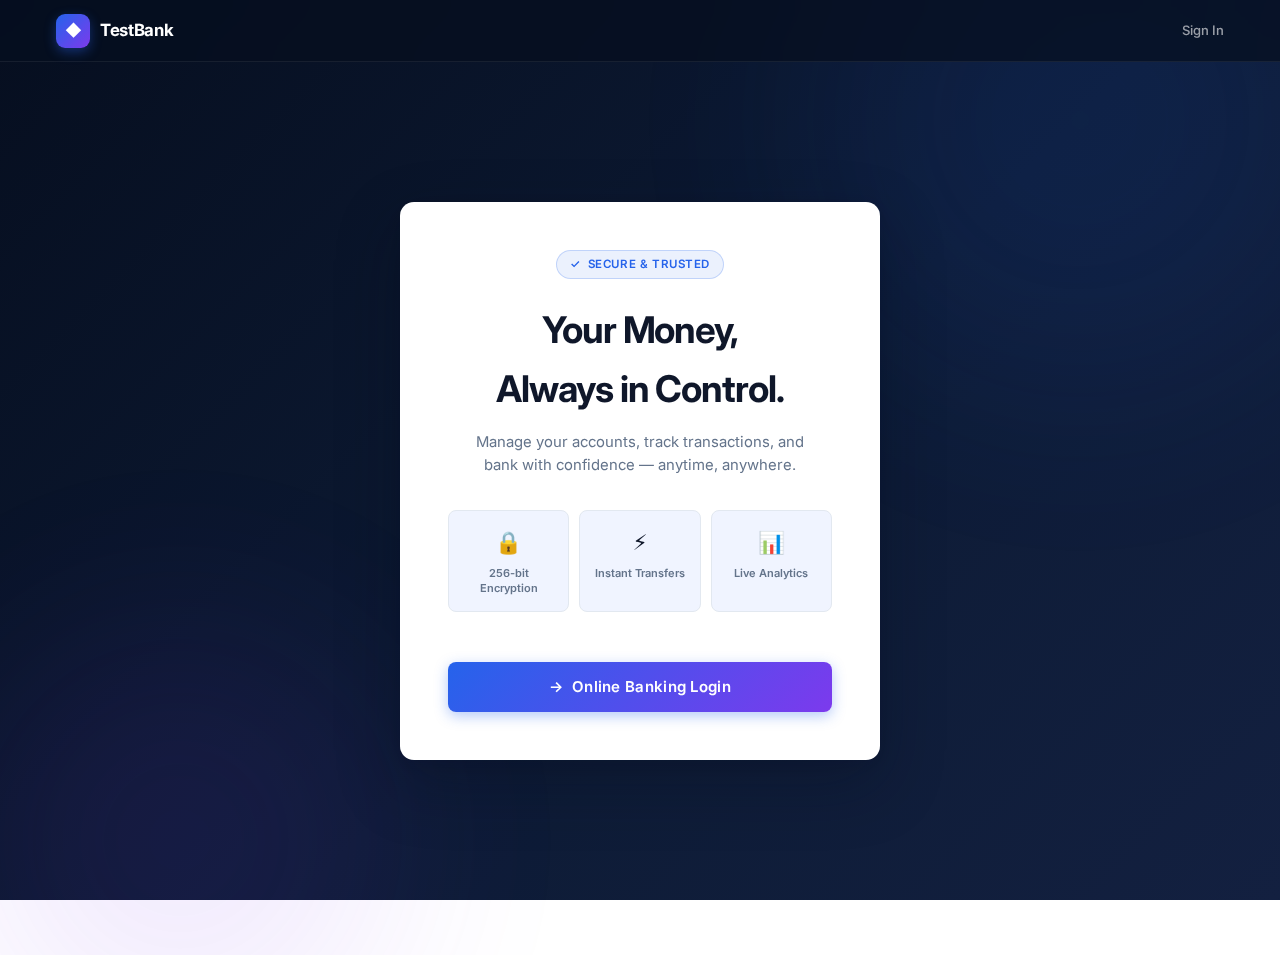
<file: index.html>
<!doctype html>
<html lang="en">
<head>
  <meta charset="utf-8">
  <meta name="viewport" content="width=device-width,initial-scale=1">
  <title>TestBank &mdash; Secure Online Banking</title>
  <link rel="stylesheet" href="styles.css">
</head>
<body>
  <header class="site-header">
    <a class="logo" href="index.html">
      <span class="logo-icon">&#9670;</span>
      TestBank
    </a>
    <nav class="nav-right">
      <a class="nav-link" href="login.html">Sign In</a>
    </nav>
  </header>

  <div class="page-wrapper">
    <main class="container">
      <div class="hero">
        <span class="hero-badge">&#10003;&nbsp; Secure &amp; Trusted</span>
        <h1>Your Money,<br>Always in Control.</h1>
        <p>Manage your accounts, track transactions, and bank with confidence — anytime, anywhere.</p>
      </div>

      <div class="features">
        <div class="feature-item">
          <div class="fi-icon">&#128274;</div>
          <p>256-bit Encryption</p>
        </div>
        <div class="feature-item">
          <div class="fi-icon">&#9889;</div>
          <p>Instant Transfers</p>
        </div>
        <div class="feature-item">
          <div class="fi-icon">&#128202;</div>
          <p>Live Analytics</p>
        </div>
      </div>

      <a class="btn btn-full" href="login.html" id="online-login">
        &#8594;&nbsp; Online Banking Login
      </a>
    </main>
  </div>

  <footer class="page-footer">&copy; 2026 TestBank Demo &mdash; For testing purposes only.</footer>
</body>
</html>
</file>
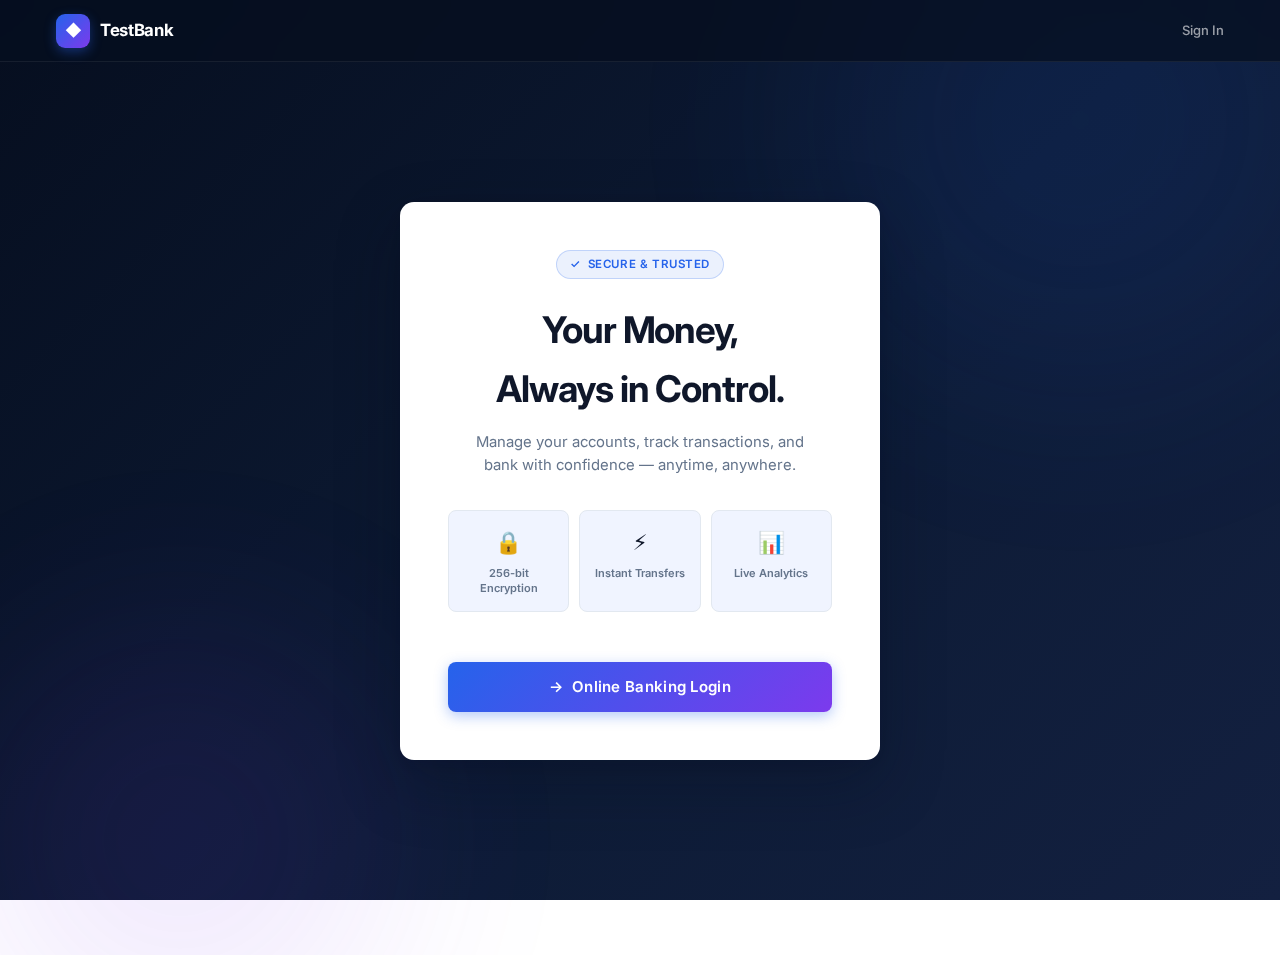
<file: dashboard.html>
<!doctype html>
<html lang="en">
<head>
  <meta charset="utf-8">
  <meta name="viewport" content="width=device-width,initial-scale=1">
  <title>Account Overview</title>
  <link rel="stylesheet" href="styles.css">
</head>
<body>
  <main class="container">
    <h1 id="greeting">Hello</h1>

    <section>
      <label for="account-select">View Account Details:</label>
      <select id="account-select">
        <option value="">-- Select --</option>
        <option value="checking">1001160140 Checking</option>
      </select>
      <button class="btn" id="view-account">Go</button>
    </section>

    <section id="history" class="history" hidden>
      <h2>Account History</h2>
      <table>
        <thead>
          <tr><th>Date</th><th>Description</th><th>Amount</th></tr>
        </thead>
        <tbody>
          <tr><td>2026-02-01</td><td>Deposit</td><td>$2,000.00</td></tr>
          <tr><td>2026-02-05</td><td>Grocery Store</td><td>-$150.25</td></tr>
          <tr><td>2026-02-10</td><td>Electric Bill</td><td>-$80.50</td></tr>
        </tbody>
      </table>
    </section>

    <p><a href="#" id="signoff" class="link">Sign Off</a></p>
  </main>
  <script>
  // Inline app JS (dashboard page)
  function protectAndRenderDashboard(){
    const user = sessionStorage.getItem('user');
    if(!user){
      window.location.href = 'index.html';
      return;
    }
    const greeting = document.getElementById('greeting');
    const display = sessionStorage.getItem('displayName') || (user ? user : '');
    greeting.textContent = `Hello ${display}`;

    const viewBtn = document.getElementById('view-account');
    const select = document.getElementById('account-select');
    const history = document.getElementById('history');

    viewBtn.addEventListener('click', ()=>{
      if(select.value === 'checking'){
        history.hidden = false;
      } else {
        history.hidden = true;
        alert('Please select an account.');
      }
    });

    document.getElementById('signoff').addEventListener('click', (ev)=>{
      ev.preventDefault();
      sessionStorage.removeItem('user');
      window.location.href = 'index.html';
    });
  }
  if(document.getElementById('greeting')){
    protectAndRenderDashboard();
  }
  </script>
</body>
</html>
</file>
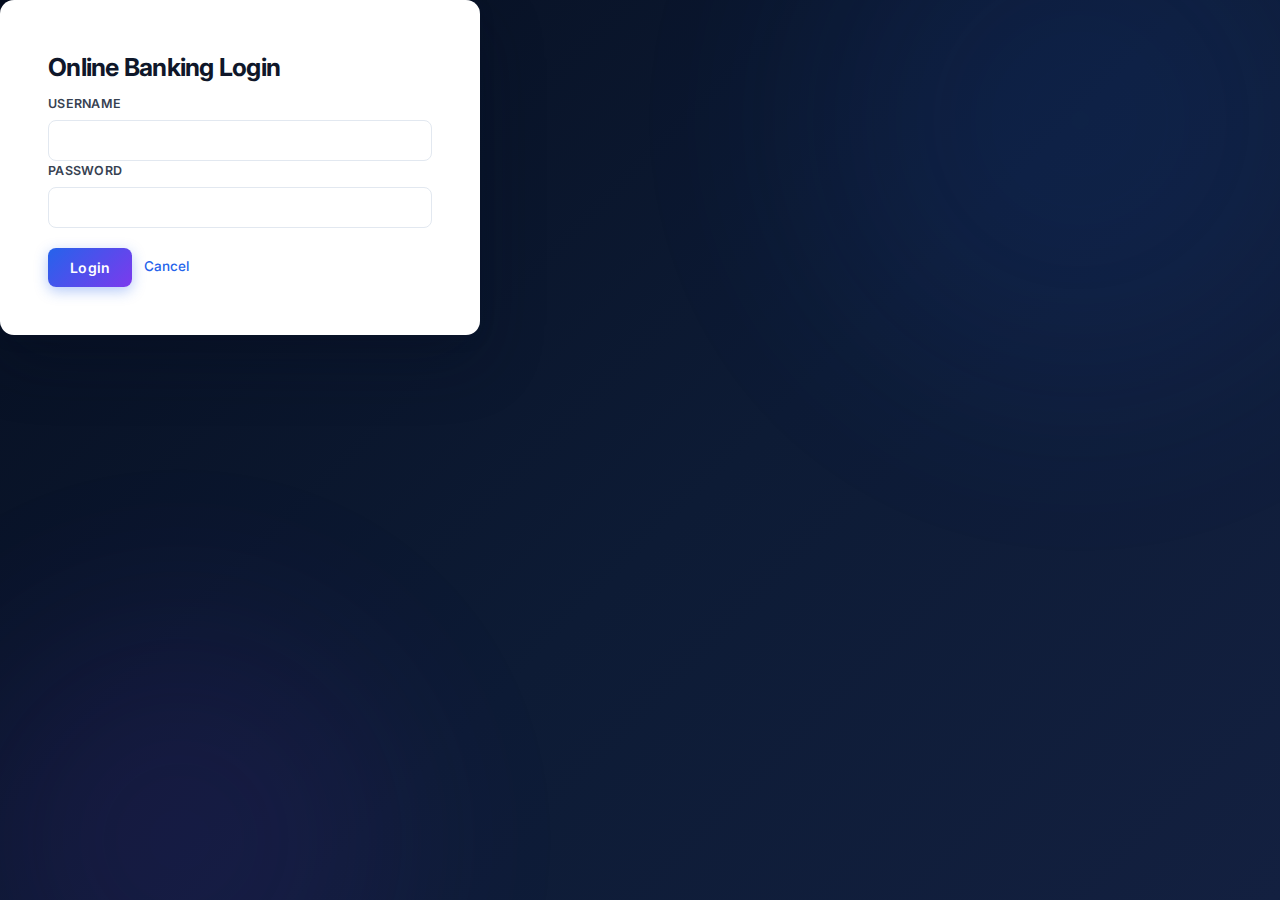
<file: login.html>
<!doctype html>
<html lang="en">
<head>
  <meta charset="utf-8">
  <meta name="viewport" content="width=device-width,initial-scale=1">
  <title>Online Banking Login</title>
  <link rel="stylesheet" href="styles.css">
</head>
<body>
  <main class="container">
    <h1>Online Banking Login</h1>
    <form id="login-form" onsubmit="return handleLogin(event)">
      <label for="username">Username</label>
      <input id="username" name="username" autocomplete="username" required>

      <label for="password">Password</label>
      <input id="password" name="password" type="password" autocomplete="current-password" required>

      <div class="actions">
        <button class="btn" type="submit">Login</button>
        <a class="link" href="index.html">Cancel</a>
      </div>
      <p id="error" class="error" aria-live="polite"></p>
    </form>
  </main>
  <script>
  // Inline app JS (login page)
  function handleLogin(e){
    e.preventDefault();
    const u = document.getElementById('username').value.trim();
    const p = document.getElementById('password').value;
    const err = document.getElementById('error');
    err.textContent = '';
    const allowed = {
      jsmith: { password: 'Demo1234', displayName: 'John Smith' },
      bmars:  { password: 'pass1234', displayName: 'Brian Mars' },
      tswift: { password: 'pass1234', displayName: 'Taylor Swift' }
    };
    const acct = allowed[u];
    if(acct && acct.password === p){
      sessionStorage.setItem('user', u);
      sessionStorage.setItem('displayName', acct.displayName);
      window.location.href = 'dashboard.html';
      return false;
    }
    err.textContent = 'Invalid username or password.';
    return false;
  }
  </script>
</body>
</html>
</file>
<file: styles.css>
/* ============================================================
   Design Tokens
   ============================================================ */
@import url('https://fonts.googleapis.com/css2?family=Inter:wght@300;400;500;600;700&display=swap');

:root {
  --bg-deep:  #060e1f;
  --bg-mid:   #0d1b35;
  --bg-light: #132040;
  --card:     #ffffff;
  --surface:  #f0f4ff;
  --accent:   #2563eb;
  --accent-h: #1d4ed8;
  --accent-g: linear-gradient(135deg, #2563eb 0%, #7c3aed 100%);
  --gold:     #f59e0b;
  --success:  #10b981;
  --danger:   #ef4444;
  --muted:    #64748b;
  --text:     #0f172a;
  --border:   #e2e8f0;
  --shadow:    0 4px 24px rgba(13,27,53,.10), 0 1px 4px rgba(13,27,53,.06);
  --shadow-lg: 0 24px 64px rgba(6,14,31,.30), 0 4px 16px rgba(13,27,53,.12);
  --radius:   14px;
  --radius-sm: 8px;
}

/* ============================================================
   Reset & Base
   ============================================================ */
*, *::before, *::after { box-sizing: border-box; margin: 0; padding: 0; }
html { scroll-behavior: smooth; }

body {
  font-family: 'Inter', system-ui, -apple-system, sans-serif;
  font-size: 15px;
  line-height: 1.6;
  color: var(--text);
  min-height: 100vh;
  background: linear-gradient(135deg, var(--bg-deep) 0%, var(--bg-mid) 55%, var(--bg-light) 100%);
  background-attachment: fixed;
}

/* Ambient glow orbs */
body::before, body::after {
  content: '';
  position: fixed;
  border-radius: 50%;
  filter: blur(90px);
  opacity: 0.13;
  pointer-events: none;
  z-index: 0;
}
body::before {
  width: 640px; height: 640px;
  background: radial-gradient(circle, #2563eb, transparent);
  top: -200px; right: -120px;
  animation: orb1 22s ease-in-out infinite alternate;
}
body::after {
  width: 520px; height: 520px;
  background: radial-gradient(circle, #7c3aed, transparent);
  bottom: -200px; left: -80px;
  animation: orb2 28s ease-in-out infinite alternate;
}
@keyframes orb1 { to { transform: translate(-80px, 80px) scale(1.15); } }
@keyframes orb2 { to { transform: translate(80px, -80px) scale(1.1); } }

/* ============================================================
   Header / Nav
   ============================================================ */
.site-header {
  position: relative;
  z-index: 100;
  display: flex;
  align-items: center;
  justify-content: space-between;
  padding: 0 clamp(16px, 5vw, 56px);
  height: 62px;
  background: rgba(6,14,31,.72);
  backdrop-filter: blur(18px);
  -webkit-backdrop-filter: blur(18px);
  border-bottom: 1px solid rgba(255,255,255,.07);
}
.site-header .logo {
  display: flex;
  align-items: center;
  gap: 10px;
  text-decoration: none;
  color: #fff;
  font-weight: 700;
  font-size: 1.05rem;
  letter-spacing: -.02em;
}
.logo-icon {
  width: 34px; height: 34px;
  background: var(--accent-g);
  border-radius: 9px;
  display: flex; align-items: center; justify-content: center;
  font-size: 16px;
  box-shadow: 0 4px 12px rgba(37,99,235,.4);
}
.nav-right {
  display: flex; align-items: center; gap: 20px;
}
.nav-link {
  color: rgba(255,255,255,.6);
  text-decoration: none;
  font-size: 13px;
  font-weight: 500;
  transition: color .2s;
}
.nav-link:hover { color: #fff; }
.nav-user {
  color: rgba(255,255,255,.85);
  font-size: 13.5px;
  font-weight: 600;
}

/* ============================================================
   Page Wrapper
   ============================================================ */
.page-wrapper {
  position: relative;
  z-index: 1;
  display: flex;
  flex-direction: column;
  align-items: center;
  justify-content: center;
  min-height: calc(100vh - 62px);
  padding: clamp(24px, 5vh, 72px) 16px;
}

.container {
  width: 100%;
  max-width: 480px;
  background: var(--card);
  border-radius: var(--radius);
  box-shadow: var(--shadow-lg);
  padding: clamp(28px, 5vw, 48px);
  animation: slideUp .45s cubic-bezier(.22,.68,0,1.15) both;
}
.container-wide { max-width: 740px; }

@keyframes slideUp {
  from { opacity:0; transform:translateY(28px); }
  to   { opacity:1; transform:translateY(0); }
}

/* ============================================================
   Hero (Landing)
   ============================================================ */
.hero { text-align: center; padding-bottom: 4px; }
.hero-badge {
  display: inline-flex;
  align-items: center;
  gap: 6px;
  padding: 4px 13px;
  background: rgba(37,99,235,.09);
  border: 1px solid rgba(37,99,235,.22);
  border-radius: 100px;
  font-size: 11.5px;
  font-weight: 600;
  color: var(--accent);
  letter-spacing: .05em;
  text-transform: uppercase;
  margin-bottom: 22px;
}
.hero h1 {
  font-size: clamp(1.65rem, 4vw, 2.3rem);
  font-weight: 700;
  letter-spacing: -.03em;
  color: var(--text);
  margin-bottom: 12px;
}
.hero p {
  color: var(--muted);
  max-width: 360px;
  margin: 0 auto 28px;
  font-size: .93rem;
}

/* ============================================================
   Feature Grid
   ============================================================ */
.features {
  display: grid;
  grid-template-columns: repeat(3, 1fr);
  gap: 10px;
  margin-bottom: 28px;
}
.feature-item {
  background: var(--surface);
  border-radius: var(--radius-sm);
  padding: 14px 10px;
  text-align: center;
  border: 1px solid var(--border);
  transition: box-shadow .2s;
}
.feature-item:hover { box-shadow: var(--shadow); }
.feature-item .fi-icon { font-size: 1.35rem; margin-bottom: 6px; }
.feature-item p { font-size: 11px; color: var(--muted); font-weight: 600; line-height: 1.4; }

/* ============================================================
   Typography
   ============================================================ */
h1 { font-size: 1.55rem; font-weight: 700; letter-spacing: -.03em; margin-bottom: 6px; }
h2 { font-size: 1rem; font-weight: 600; letter-spacing: -.02em; color: var(--text); }
.subtitle { color: var(--muted); font-size: .875rem; margin-bottom: 28px; }
.section-header {
  display: flex; align-items: center; justify-content: space-between;
  margin-bottom: 14px; padding-bottom: 12px; border-bottom: 1.5px solid var(--border);
}

/* ============================================================
   Forms
   ============================================================ */
.form-group { margin-top: 18px; }
label {
  display: block;
  font-size: 12.5px;
  font-weight: 600;
  color: #374151;
  margin-bottom: 6px;
  letter-spacing: .02em;
  text-transform: uppercase;
}
input, select {
  width: 100%;
  padding: 11px 14px;
  border: 1.5px solid var(--border);
  border-radius: var(--radius-sm);
  font-family: inherit;
  font-size: 14.5px;
  color: var(--text);
  background: #fff;
  transition: border-color .2s, box-shadow .2s;
  outline: none;
}
input:focus, select:focus {
  border-color: var(--accent);
  box-shadow: 0 0 0 3px rgba(37,99,235,.12);
}
input::placeholder { color: #b0b8c8; }

/* ============================================================
   Buttons
   ============================================================ */
.btn {
  display: inline-flex;
  align-items: center;
  justify-content: center;
  gap: 8px;
  padding: 11px 22px;
  background: var(--accent-g);
  color: #fff;
  font-family: inherit;
  font-size: 14px;
  font-weight: 600;
  letter-spacing: .02em;
  text-decoration: none;
  border: none;
  border-radius: var(--radius-sm);
  cursor: pointer;
  transition: opacity .2s, transform .15s, box-shadow .2s;
  box-shadow: 0 4px 14px rgba(37,99,235,.35);
}
.btn:hover  { opacity:.92; transform:translateY(-1px); box-shadow: 0 6px 20px rgba(37,99,235,.45); }
.btn:active { transform:translateY(0); }
.btn-full   { width:100%; margin-top:22px; padding:13px; font-size:15px; }
.btn-sm     { padding:8px 14px; font-size:13px; box-shadow:none; }

/* ============================================================
   Actions Row
   ============================================================ */
.actions { margin-top:20px; display:flex; gap:12px; align-items:center; }

/* ============================================================
   Links
   ============================================================ */
.link {
  color: var(--accent);
  text-decoration: none;
  font-size: 13.5px;
  font-weight: 500;
  transition: opacity .15s;
}
.link:hover { opacity:.7; text-decoration:underline; }

/* ============================================================
   Error / Messages
   ============================================================ */
.error {
  display: flex;
  align-items: center;
  gap: 7px;
  background: rgba(239,68,68,.07);
  border: 1px solid rgba(239,68,68,.2);
  border-radius: var(--radius-sm);
  color: #dc2626;
  font-size: 13px;
  font-weight: 500;
  padding: 9px 12px;
  margin-top: 14px;
}
.error:empty { display: none; }

/* ============================================================
   Divider
   ============================================================ */
.divider {
  display:flex; align-items:center; gap:12px;
  margin:22px 0; color:var(--muted); font-size:12px;
}
.divider::before, .divider::after { content:''; flex:1; height:1px; background:var(--border); }

/* ============================================================
   Account Card (Dashboard)
   ============================================================ */
.account-card {
  background: linear-gradient(135deg, #1a3461 0%, #2563eb 100%);
  border-radius: var(--radius);
  padding: 26px 28px;
  color: #fff;
  margin-bottom: 24px;
  position: relative;
  overflow: hidden;
  box-shadow: 0 8px 32px rgba(37,99,235,.35);
}
.account-card::before {
  content:''; position:absolute;
  width:220px; height:220px; border-radius:50%;
  background:rgba(255,255,255,.07); top:-70px; right:-60px;
}
.account-card::after {
  content:''; position:absolute;
  width:150px; height:150px; border-radius:50%;
  background:rgba(255,255,255,.05); bottom:-50px; left:24px;
}
.account-label  { font-size:11px; opacity:.65; letter-spacing:.08em; text-transform:uppercase; margin-bottom:4px; }
.account-number { font-size:13px; opacity:.8; font-family:'Courier New',monospace; letter-spacing:.12em; }
.account-balance{ font-size:2.1rem; font-weight:700; margin:10px 0 2px; letter-spacing:-.03em; }
.account-type   { font-size:12px; opacity:.65; }
.balance-label  { font-size:11px; opacity:.6; letter-spacing:.06em; text-transform:uppercase; margin-bottom:2px; }

/* ============================================================
   Table & History
   ============================================================ */
.history { margin-top: 8px; }
table { width:100%; border-collapse:collapse; font-size:13.5px; }
thead { border-bottom:2px solid var(--border); }
th {
  padding:10px 12px; text-align:left;
  font-size:11px; font-weight:700;
  letter-spacing:.07em; text-transform:uppercase;
  color:var(--muted);
}
td { padding:13px 12px; border-bottom:1px solid var(--border); }
tbody tr:last-child td { border-bottom:none; }
tbody tr { transition:background .15s; }
tbody tr:hover { background:var(--surface); }
.amount-positive { color:var(--success); font-weight:600; }
.amount-negative { color:var(--danger);  font-weight:600; }

/* ============================================================
   Select Row (Dashboard)
   ============================================================ */
.select-row { display:flex; gap:10px; align-items:flex-end; }
.select-row .form-group { flex:1; margin-top:0; }

/* ============================================================
   Sign Off Row
   ============================================================ */
.signoff-row {
  margin-top:20px; padding-top:16px;
  border-top:1px solid var(--border);
  text-align:center; font-size:13px; color:var(--muted);
}

/* ============================================================
   Footer
   ============================================================ */
.page-footer {
  position:relative; z-index:1;
  text-align:center; padding:18px 16px;
  color:rgba(255,255,255,.25); font-size:12px;
}
</file>
